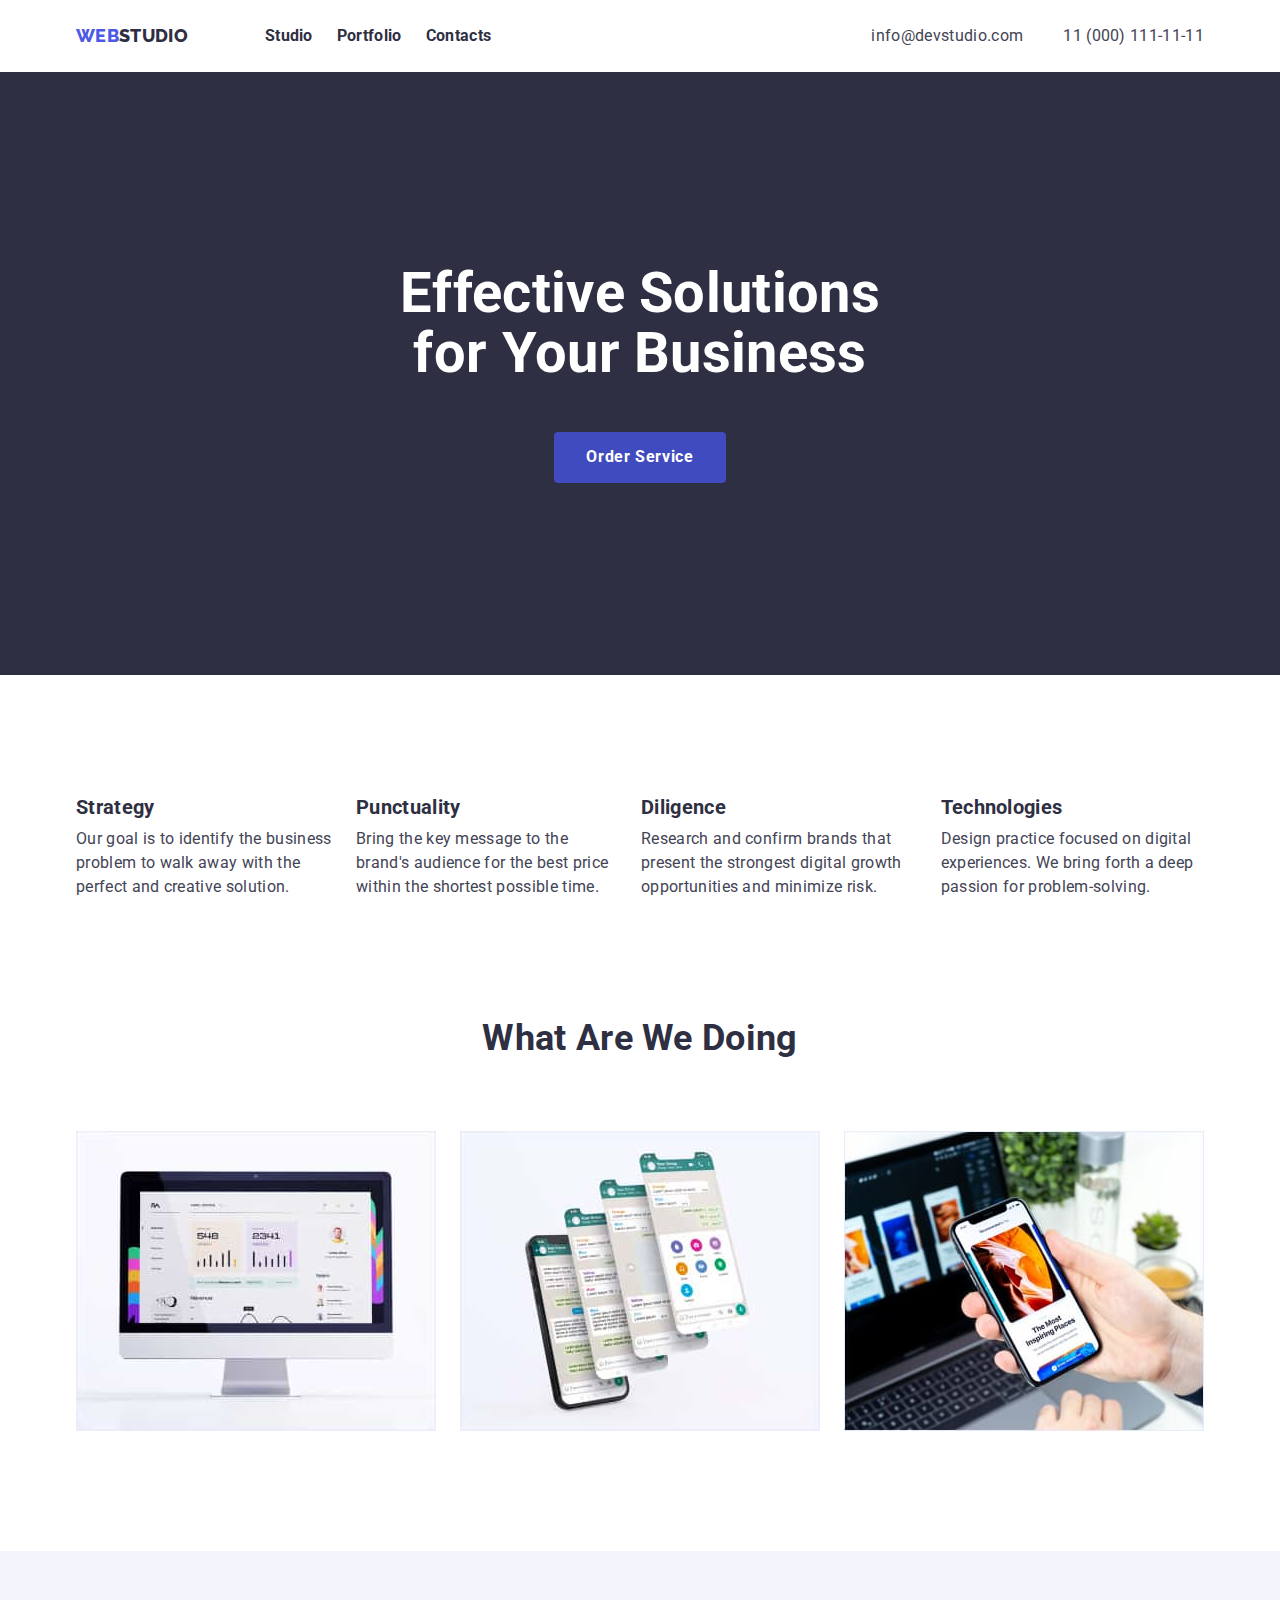
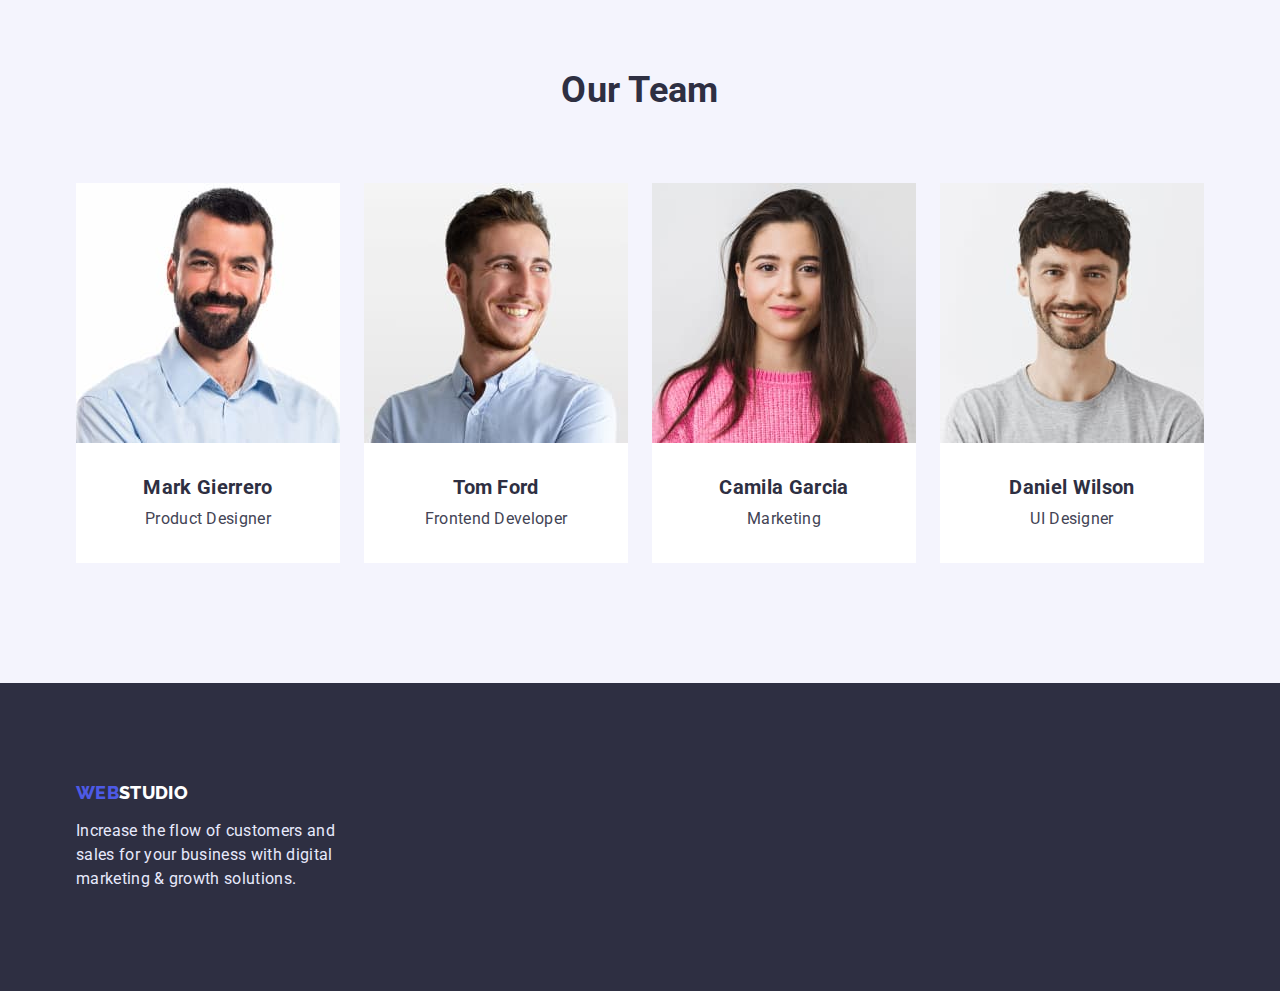
<file: index.html>
<!DOCTYPE html>
<html lang="en">
  <head>
    <meta charset="UTF-8" />
    <meta http-equiv="X-UA-Compatible" content="IE=edge" />
    <meta name="viewport" content="width=device-width, initial-scale=1.0" />
    <title>Studio</title>
    <link rel="preconnect" href="https://fonts.googleapis.com" />
    <link rel="preconnect" href="https://fonts.gstatic.com" crossorigin />
    <link
      href="https://fonts.googleapis.com/css2?family=Raleway:wght@700;800&family=Roboto:wght@400;500;700;900&display=swap"
      rel="stylesheet"
    />
    <link rel="stylesheet" href="./css/stile.css" />
    <link rel="stylesheet" href="./css/normalize.css" />
  </head>

  <body>
    <!-- header -->
    <header class="page-header">
      <div class="container header-container">
        <nav class="header-nav">
          <a href="./index.html" class="logo"><span>WEB</span>STUDIO</a>
          <ul class="site-nav">
            <li class="item">
              <a href="./index.html" class="nav-link">Studio</a>
            </li>
            <li class="item">
              <a href="./portfolio.html" class="nav-link">Portfolio</a>
            </li>
            <li class="item"><a href="/" class="nav-link">Contacts</a></li>
          </ul>
        </nav>

        <ul class="contact">
          <li class="item">
            <a href="info@devstudio.com" class="link-contact"
              >info@devstudio.com</a
            >
          </li>
          <li class="item">
            <a href="11(000)111-11-11" class="link-contact"
              >11 (000) 111-11-11</a
            >
          </li>
        </ul>
      </div>
    </header>

    <!-- main -->
    <main>
      <!-- hero -->

      <section class="section-hero ">
        <div class="container">
          <h1 class="section-title">Effective Solutions for Your Business</h1>

          <button type="button" class="hero-button">Order Service</button>
        </div>
      </section>

      <!-- Section 1 -->

      <section class="section">
        <div class="container">
          <h2 class="visually-hidden">Quality</h2>
          <ul class="quality-box">
            <li class="quality-item">
              <h3 class="quality-title">Strategy</h3>
              <p class="quality-title-paragraph">
                Our goal is to identify the business
                problem to walk away with the perfect and creative solution. 
              </p>
            </li>
            <li class="quality-item">
              <h3 class="quality-title">Punctuality</h3>
              <p class="quality-title-paragraph">
                Bring the key message to the brand's audience for the best price within the shortest possible time.
              </p>
            </li>
            <li class="quality-item">
              <h3 class="quality-title">Diligence</h3>
              <p class="quality-title-paragraph">
                Research and confirm brands that present the strongest digital growth opportunities and minimize risk.
              </p>
            </li>
            <li class="quality-item">
              <h3 class="quality-title">Technologies</h3>
              <p class="quality-title-paragraph">
                Design practice focused on digital experiences. We bring forth a
                deep passion for problem-solving.
              </p>
            </li>
          </ul>
        </div>
      </section>

      <!-- Section 2 -->
      <section class="content-box">
        <div class="container">
          <h2 class="secondary-title">What Are We Doing</h2>
          <ul class="content-item">
            <li class="item">
              <img src="./images/monitor.jpg" alt="monitor" width="360" />
            </li>
            <li class="item">
              <img src="./images/phone.jpg" alt="phone" width="360" />
            </li>
            <li class="item">
              <img src="./images/note-boock.jpg" alt="note-boock" width="360" />
            </li>
          </ul>
        </div>
      </section>

      <!-- team-panel -->

      <section class="team">
        <div class="container">
          <h2 class="secondary-title">Our Team</h2>
          <ul class="team-item">
            <!-- Mark Gierrero -->
            <li class="quality-list">
              <img src="./images/team/mark.jpg" alt="men mark" width="264" />
              <div class="team-text">
                <h3 class="quality-title">Mark Gierrero</h3>
                <p class="quality-title-paragraph">Product Designer</p>
              </div>
            </li>
            <!-- Tom Ford -->
            <li class="quality-list">
              <img
                src="./images/team/tomford.jpg"
                alt="men tomford"
                width="264"
              />
              <div class="team-text">
                <h3 class="quality-title">Tom Ford</h3>
                <p class="quality-title-paragraph">Frontend Developer</p>
              </div>
            </li>
            <!-- Camila Garcia -->
            <li class="quality-list">
              <img
                src="./images/team/camila.jpg"
                alt="women camila"
                width="264"
              />
              <div class="team-text">
                <h3 class="quality-title">Camila Garcia</h3>
                <p class="quality-title-paragraph">Marketing</p>
              </div>
            </li>
            <!-- Daniel Wilson -->
            <li class="quality-list">
              <img
                src="./images/team/daniel.jpg"
                alt="man daniel"
                width="264"
              />
              <div class="team-text">
                <h3 class="quality-title">Daniel Wilson</h3>
                <p class="quality-title-paragraph">UI Designer</p>
              </div>
            </li>
          </ul>
        </div>
      </section>
    </main>

    <!-- footer-panel -->

    <footer class="bottom">
      <div class="container">
        <div class="footer-container">
          <a href="./index.html" class="bottom-logo"><span>WEB</span>STUDIO</a>
          <p class="bottom-text">
            Increase the flow of customers and sales for your business with
            digital marketing & growth solutions.
          </p>
        </div>
      </div>
    </footer>
  </body>
</html>
</file>
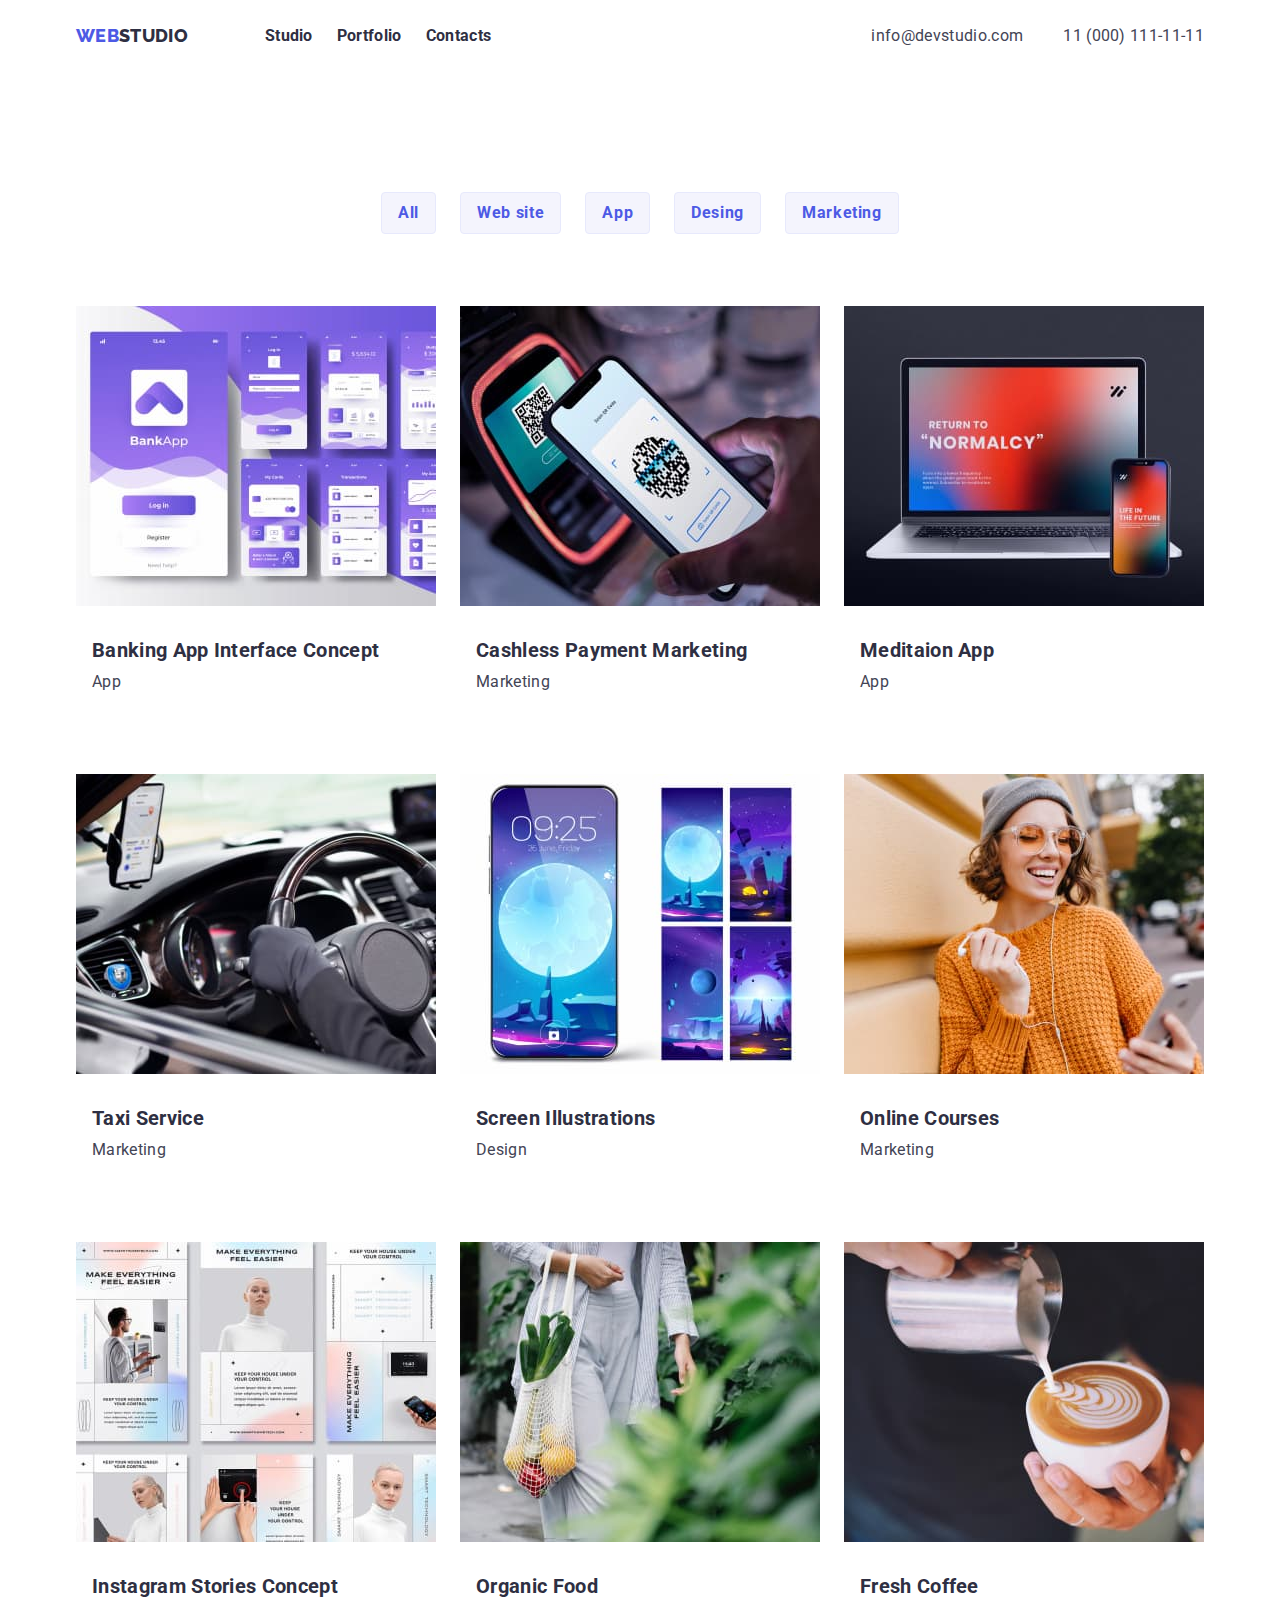
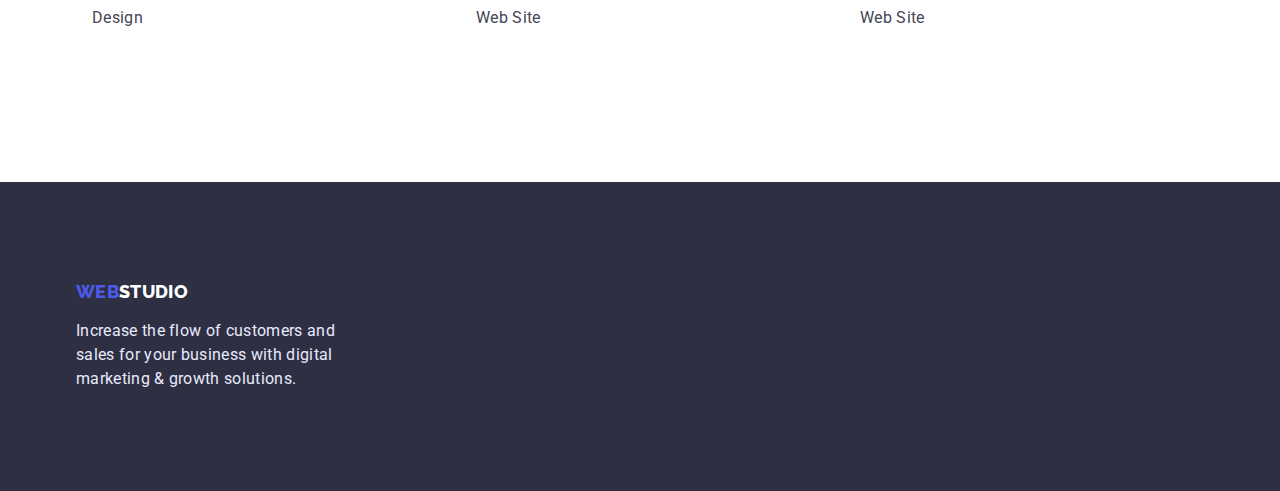
<file: portfolio.html>
<!DOCTYPE html>
<html lang="en">
  <head>
    <meta charset="UTF-8" />
    <meta http-equiv="X-UA-Compatible" content="IE=edge" />
    <meta name="viewport" content="width=device-width, initial-scale=1.0" />
    <title>portfolio</title>
    <link rel="preconnect" href="https://fonts.googleapis.com" />
    <link rel="preconnect" href="https://fonts.gstatic.com" crossorigin />
    <link
      href="https://fonts.googleapis.com/css2?family=Raleway:wght@700;800&family=Roboto:wght@400;500;700;900&display=swap"
      rel="stylesheet"
    />
    <link rel="stylesheet" href="./css/stile.css" />
    <link rel="stylesheet" href="./css/normalize.css" />
  </head>
  <body>
    <!-- header -->
    <header class="page-header">
      <div class="container header-container">
        <nav class="header-nav">
          <a href="./index.html" class="logo"><span>WEB</span>STUDIO</a>
          <ul class="site-nav">
            <li class="item">
              <a href="./index.html" class="nav-link">Studio</a>
            </li>
            <li class="item">
              <a href="./portfolio.html" class="nav-link">Portfolio</a>
            </li>
            <li class="item"><a href="/" class="nav-link">Contacts</a></li>
          </ul>
        </nav>

        <ul class="contact">
          <li class="item">
            <a href="info@devstudio.com" class="link-contact"
              >info@devstudio.com</a
            >
          </li>
          <li class="item">
            <a href="11(000)111-11-11" class="link-contact"
              >11 (000) 111-11-11</a
            >
          </li>
        </ul>
      </div>
    </header>

    <!-- main -->
    <main>
      <!-- section-button -->
      <section class="section">
        <div class="container">
          <h1 class="visually-hidden">portfolio</h1>

          <ul class="sorting">
            <li class="item">
              <button type="button" class="button-primary">All</button>
            </li>
            <li class="item">
              <button type="button" class="button-primary">Web site</button>
            </li>
            <li class="item">
              <button type="button" class="button-primary">App</button>
            </li>
            <li class="item">
              <button type="button" class="button-primary">Desing</button>
            </li>
            <li class="item">
              <button type="button" class="button-primary">Marketing</button>
            </li>
          </ul>
     
        <ul class="galery">
          <!-- card-set -->
          <!-- BankApp -->
          <li class="galery-photo">
            <a href="/" class="galery-cards">
              <img
                src="./images/portfolio/siteset.jpg"
                alt="site slide set"
                width="360"
              />

              <div class="galery-text">
                <h2 class="quality-list">Banking App Interface Concept</h2>
                <p class="quality-title-paragraph">App</p>
              </div>
            </a>
          </li>
          <!-- Cashless Payment -->
          <li class="galery-photo">
            <a href="/" class="galery-cards">
              <img
                src="./images/portfolio/cashless-payment.jpg"
                alt="reading qr code"
                width="360"
              />
              <div class="galery-text">
                <h2 class="quality-list">Cashless Payment Marketing</h2>
                <p class="quality-title-paragraph">Marketing</p>
              </div>
            </a>
          </li>
          <!-- Meditaion App -->
          <li class="galery-photo">
            <a href="/" class="galery-cards">
              <img
                src="./images/portfolio/laptop-Phone.jpg"
                alt="laptop and phone"
                width="360"
              />
              <div class="galery-text">
                <h2 class="quality-list">Meditaion App</h2>
                <p class="quality-title-paragraph">App</p>
              </div>
            </a>
          </li>
          <!-- Taxi Service Marketing -->
          <li class="galery-photo">
            <a href="/" class="galery-cards">
              <img
                src="./images/portfolio/car.jpg"
                alt="hands and steering wheel"
                width="360"
              />
              <div class="galery-text">
                <h2 class="quality-list">Taxi Service</h2>
                <p class="quality-title-paragraph">Marketing</p>
              </div>
            </a>
          </li>
          <!-- Screen Illustrations  -->
          <li class="galery-photo">
            <a href="/" class="galery-cards">
              <img
                src="./images/portfolio/phone-screen.jpg"
                alt="phone lock screen"
                width="360"
              />
              <div class="galery-text">
                <h2 class="quality-list">Screen Illustrations</h2>
                <p class="quality-title-paragraph">Design</p>
              </div>
            </a>
          </li>
          <!-- Online Courses -->
          <li class="galery-photo">
            <a href="/" class="galery-cards">
              <img
                src="./images/portfolio/smiling-girl.jpg"
                alt="smiling girl"
                width="360"
              />
              <div class="galery-text">
                <h2 class="quality-list">Online Courses</h2>
                <p class="quality-title-paragraph">Marketing</p>
              </div>
            </a>
          </li>
          <!-- Instagram Stories Concept -->
          <li class="galery-photo">
            <a href="/" class="galery-cards">
              <img
                src="./images/portfolio/slide-set.jpg"
                alt="slide set"
                width="360"
              />
              <div class="galery-text">
                <h2 class="quality-list">Instagram Stories Concept</h2>
                <p class="quality-title-paragraph">Design</p>
              </div>
            </a>
          </li>
          <!-- Organic Food -->
          <li class="galery-photo">
            <a href="/" class="galery-cards">
              <img
                src="./images/portfolio/fruits.jpg"
                alt="girl with fruits"
                width="360"
              />
              <div class="galery-text">
                <h2 class="quality-list">Organic Food</h2>
                <p class="quality-title-paragraph">Web Site</p>
              </div>
            </a>
          </li>
          <!-- Fresh Coffee -->
          <li class="galery-photo">
            <a href="/" class="galery-cards">
              <img
                src="./images/portfolio/coffee.jpg"
                alt="coffee into a cup"
                width="360"
              />
              <div class="galery-text">
                <h2 class="quality-list">Fresh Coffee</h2>
                <p class="quality-title-paragraph">Web Site</p>
              </div>
            </a>
          </li>
        </ul>
      </div>
    </main>

    <!-- footer-panel -->
 <footer class="bottom">
      <div class="container">
        <div class="footer-container">
          <a href="./index.html" class="bottom-logo"><span>WEB</span>STUDIO</a>
          <p class="bottom-text">
            Increase the flow of customers and sales for your business with
            digital marketing & growth solutions.
          </p>
        </div>
      </div>
    </footer>
  </body>
</html>
</file>
<file: css/stile.css>
html{
  box-sizing: border-box;

}
*,
*::before,
*::after{
  box-sizing: inherit;
}
/* Стилі */
:root {
  --text: #434455; /* #434455 --text-description*/
  --dark: #2e2f42; /* #2E2F42 --block-header */
  --primary-brand: #4d5ae5; /* #4D5AE5 IRIS */
  --white-text: #ffffff;
  --light: #f4f4fd;
  --accent: #e7e9fc;
  --card-set-gap: 20px;
  --button-focus:#404BBF;
}

/*#region-- general settings-- */
body {
font-family: "Roboto", sans-serif;
  background-color: var(--white-text);
  color: var(--dark);
  letter-spacing: 0.02em;
}

ul {
  list-style: none;
}

img{
  display: block;
  max-width: 100%;
}
h1,
h2,
h3,
p{
  margin: 0px;
}
/* #endregion --General settings--  */

/*#region header */

/* navigation */
.nav-link {
  text-decoration: none;
  color: var(--dark);
}

/* фокус на webSTUDIO */
.logo {
  font-family: "Raleway", sans-serif;
text-decoration: none;
  font-weight: 800;
  font-size: 18px;
  line-height: 1.16;
  color: var(--dark);
}

.logo:hover,
.logo:focus {
  color: var(--text);
}
span {
  color: var(--primary-brand);
}
/* сторінки */
.site-nav {
  font-weight: bold;
  font-size: 16px;
  line-height: 1.5;
}
.nav-link:hover,
.nav-link:focus {
  color: var(--primary-brand);
}

/* contacts */

.link-contact {
  color: var(--text);
text-decoration: none;
  font-size: 16px;
  line-height: 1.5;
}
.link-contact:hover,
.link-contact:focus {
  color: var(--primary-brand);
}
/* #endregion --header-- */

/* #region --menu-- */

/* hero */

/* секція заголовку */
.section-hero {
  color: var(--white-text);
  background: var(--dark);
}
.section-title {
  font-weight: bold;
  font-size: 56px;
  line-height: 1.07;
 
}

/* button in studio */
.hero-button {
  color: var(--white-text);
  background-color: #404bbf;
  cursor: pointer;
font-family: "Roboto", sans-serif; 
  font-weight: bold;
  font-size: 16px;
  line-height: 1.18;
  letter-spacing: 0.04em;
}

.hero-button:active{

  color: var(--white-text);
  background-color: var(--primary-brand);
}
/* .hero-button:hover,
.hero-button:focus {
  
  color: var(--white-text);
  background-color: var(--primary-brand);
} */

/* Quality and text */
/* Візуально прибрав заголовки */
.visually-hidden{
  
      position: absolute;
      white-space: nowrap;
      width: 1px;
      height: 1px;
      overflow: hidden;
      border: 0;
      padding: 0;
      clip: rect(0 0 0 0);
      clip-path: inset(50%);
      margin: -1px;
    }
  /* Контур для карток працівників */
  .quality-list{
    color:var(--dark);
    background: var(--white-text);
    font-weight: bold;
      font-size: 20px;
      line-height: 1.2;
      
  }
    /* Сards galery */


    /* Підкреслення посилань портфоліо*/
    .galery-cards{
      text-decoration: none;
    }
    /* Заголовки h3 */
.quality-title {
  color: var(--dark);

  font-weight: bold;
  font-size: 20px;
  line-height: 1.2;
  
}
/* Заголовки параграфів */
.quality-title-paragraph{
  color: var(--text);
    font-size: 16px;
    line-height: 1.5;
    letter-spacing: 0.02em;
    font-weight: 400;

}
.secondary-title {
  color: var(--dark);

  font-weight: bold;
  font-size: 36px;
  line-height: 1.11;

}


/* taem panel */
.team {
  background: var(--light);
}

/* sorting button portfolio */
.sorting {
  display: flex;
  font-family: "Roboto",sans-serif;
}
.button-primary {
  background-color: var(--light);
  color: var(--primary-brand);
  display: flex;
  cursor: pointer;
  font-weight: bold;
  flex-direction: row;
  justify-content: center;
  align-items: center;
  padding: 8px 16px;
  letter-spacing: 0.04em;
  font-family: "Roboto" , sans-serif;
  font-style: normal;
    font-size: 16px;
    line-height: 1.5;
}

/* активація по кнопкам */
.button-primary:hover,
.button-primary:focus {
 
  background-color: var(--primary-brand);
  color: var(--white-text);
}

/* #endregion  --menu-- */

/* #region --footer--*/

/* footer */
.bottom {
  background-color: var(--dark);
  font-family: "Roboto",sans-serif;
}
.bottom-text {
  color: var(--accent);

  font-size: 16px;
  line-height: 1.5;
}

footer .logo {
  color: var(--light);
}
.bottom-logo
{font-family: "Raleway", sans-serif;
  text-decoration: none;
  font-weight: 800;
  font-size: 18px;
  line-height: 1.16;
  color: var(--white-text);
  text-decoration: none;
}
.bottom-logo:focus-visible{
  outline: none;
}
/* #endregion --footer--*/



/* #region HEADER new box*/

ul{
  margin-top: 0;
  margin-bottom: 0;
  padding-left: 0;
}


/* New Header */

.container{


  width: 1158px;
  padding:0 15px;
   margin: 0 auto;
   
   

}

.header-container{
  display: flex;
 justify-content: space-between;
 align-items: center;

}

.header-nav{


  display: flex;
  align-items: center;
  
}
.logo {


  padding-top: 24px;
  padding-bottom: 24px;
}

.site-nav {
  display: flex;
  margin-left: 77px;
}

.site-nav .item+.item {
  margin-left: 24px;
} 
.nav-link{
  display: block ;
  padding-top: 24px;
    padding-bottom: 24px;
    
   
}
/*contact*/
.contact{

  display: flex;
  margin: 0;
margin-left: auto;  
}

.contact .item+ .item{
  margin-left: 40px;
}
.link-contact{
display: block;
  padding: 24px 0px;
}
/* #endregion */

/*   main  */

/*hero --h1--*/
.section-hero{
  text-align: center;
  padding: 192px 0px ;
}
.section-title{

  width: 492px;
  margin: 0 auto;
  margin-bottom: 48px;
}
/* First Button */
.hero-button{
   border: #2e2f42;
    padding: 16px 32px;
    border-radius: 4px;
}

/* #region hero */


/* section 1 */
.section{
  padding: 120px 0px;
}

.quality-box{
display: flex;
   gap: 24px;
}
.quality-item{
  flex-basis: calc((100% -3 * 24px) / 4 );
}

  /* section 2 */

  /* Заголовок 2 section */

 .content-box{
  display: block;
  justify-content: center;
  padding-bottom: 120px;

 }
 .content-box .secondary-title{
  text-align: center;
    margin:  0px auto 72px; 
 }
 .content-item{
  display: flex;
  gap:24px;
 }
 
/* Панель сотрудников */
       
        .team{
         
          display: block;
          padding: 120px 0px;
          
        }
        /* заголовок сотрудников*/
      .team .secondary-title {

      text-align: center;
      margin-bottom: 72px;
       
       
         } 

        /* фотографии сотрудников*/
.team-item{
 
display: flex;
  gap: 24px;
}

/*  Зміна ВІДСТУПУ p and h2*/

.team-text{

  
  padding-top: 32px;
  padding-bottom:32px;
}
 .quality-title{
 
  margin-bottom: 8px;
justify-content: center;
 }
 .team-item .quality-list{
  text-align: center;
}

/* #endregion*/



/*  Footer */

.bottom{
  padding: 100px 0px;
}


.bottom-text{
  
  margin-top: 16px;
  justify-content: flex-start;
  width: 264px;
 
}


 

/* Portfolio flex */
/* меню сортировки  */
.sorting{

 display: flex;
 justify-content: center;
margin-bottom: 72px;


}
.button-primary{
border: 1px solid var(--accent);
border-radius: 4px;
}
 .sorting .item+.item {
  margin-left: 24px;
}
/* Основной контент портфолио */

.galery{
  display: flex;
  flex-wrap: wrap;
  column-gap: 24px;
  row-gap: 48px;
  justify-content: flex-start;
}

.galery-text{
  
  padding: 32px 16px;
  border-right: 0,5px solid var(--light);
  border-left: 0,5px solid var(--light);
  border-bottom: 0,5px solid var(--light);
} 
.galery .quality-title-paragraph{
  margin: 0px;
}
.galery .quality-list{
  margin: 0px;
  margin-bottom: 8px;
}

  .galery > .galery-photo{
    display: flex;
    
  
  
   flex-basis: calc((100% - 2 * 24px) / 3 ); 
}
</file>
